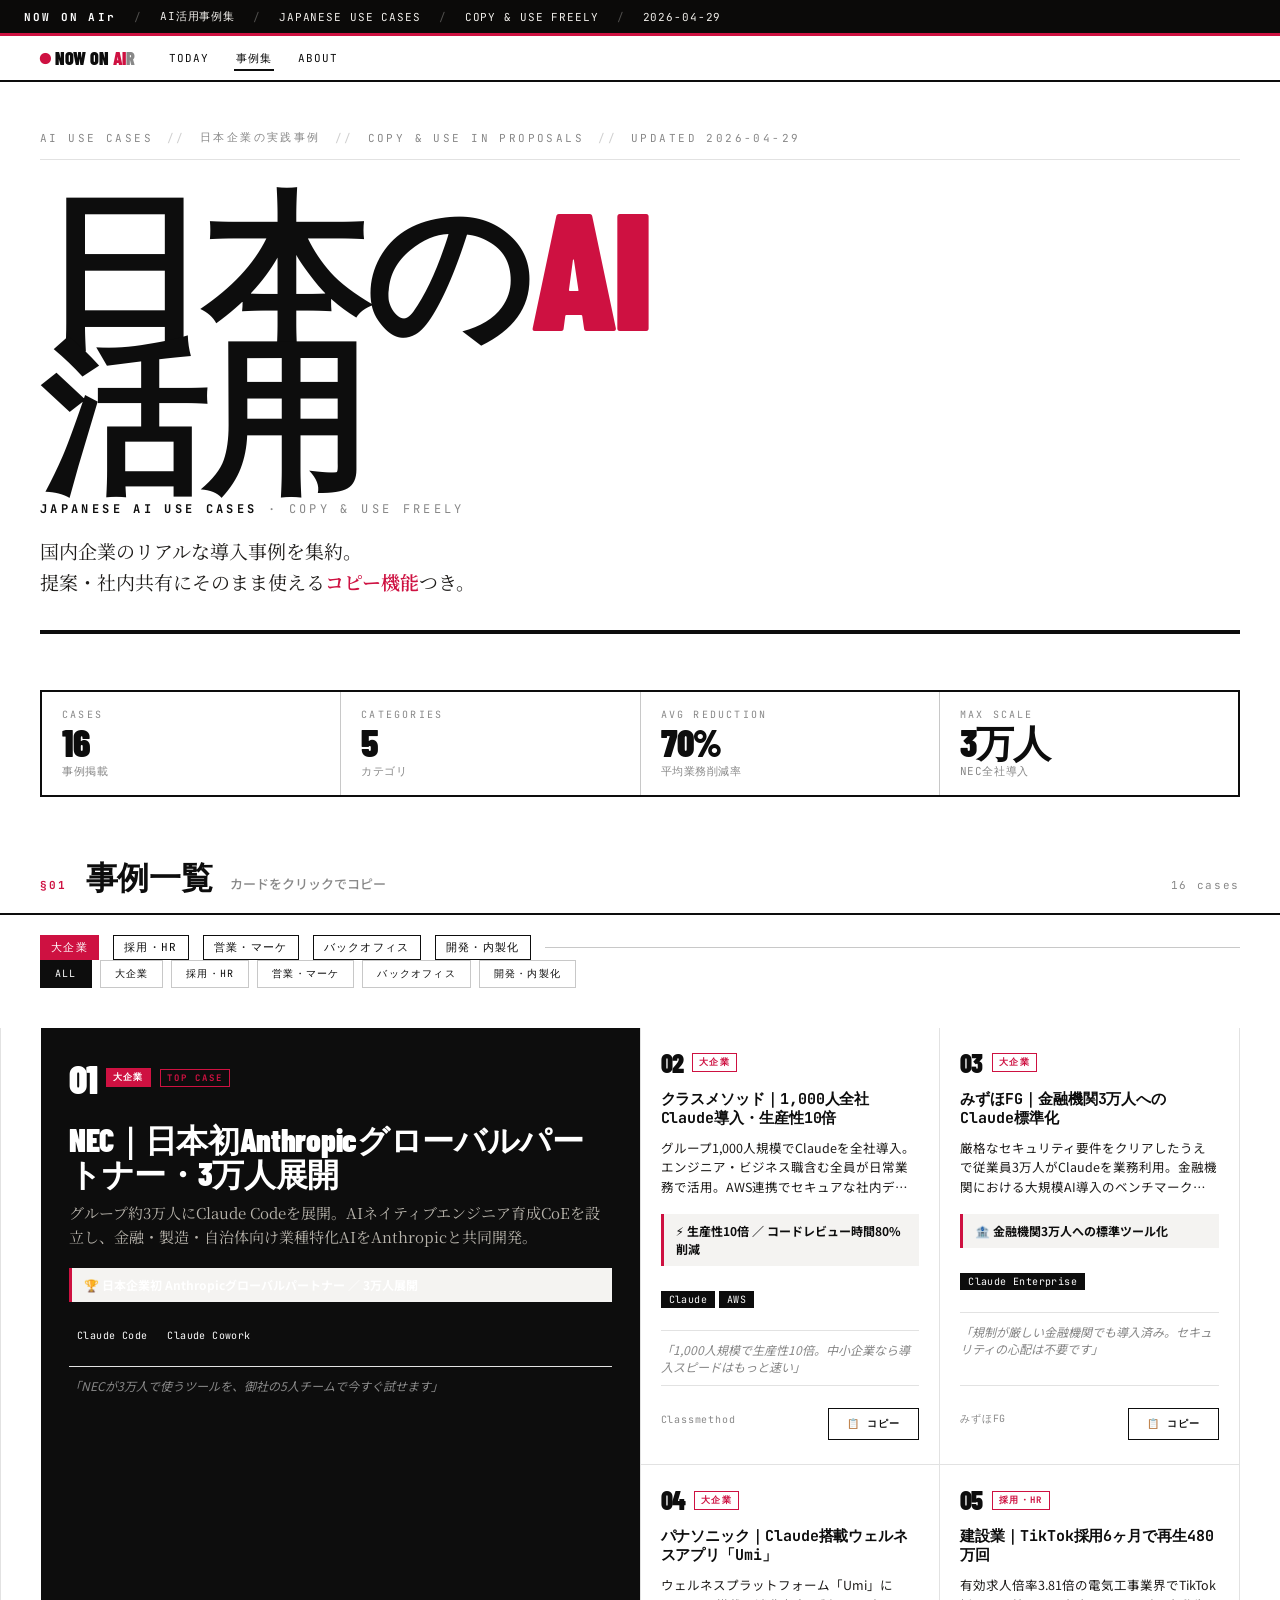
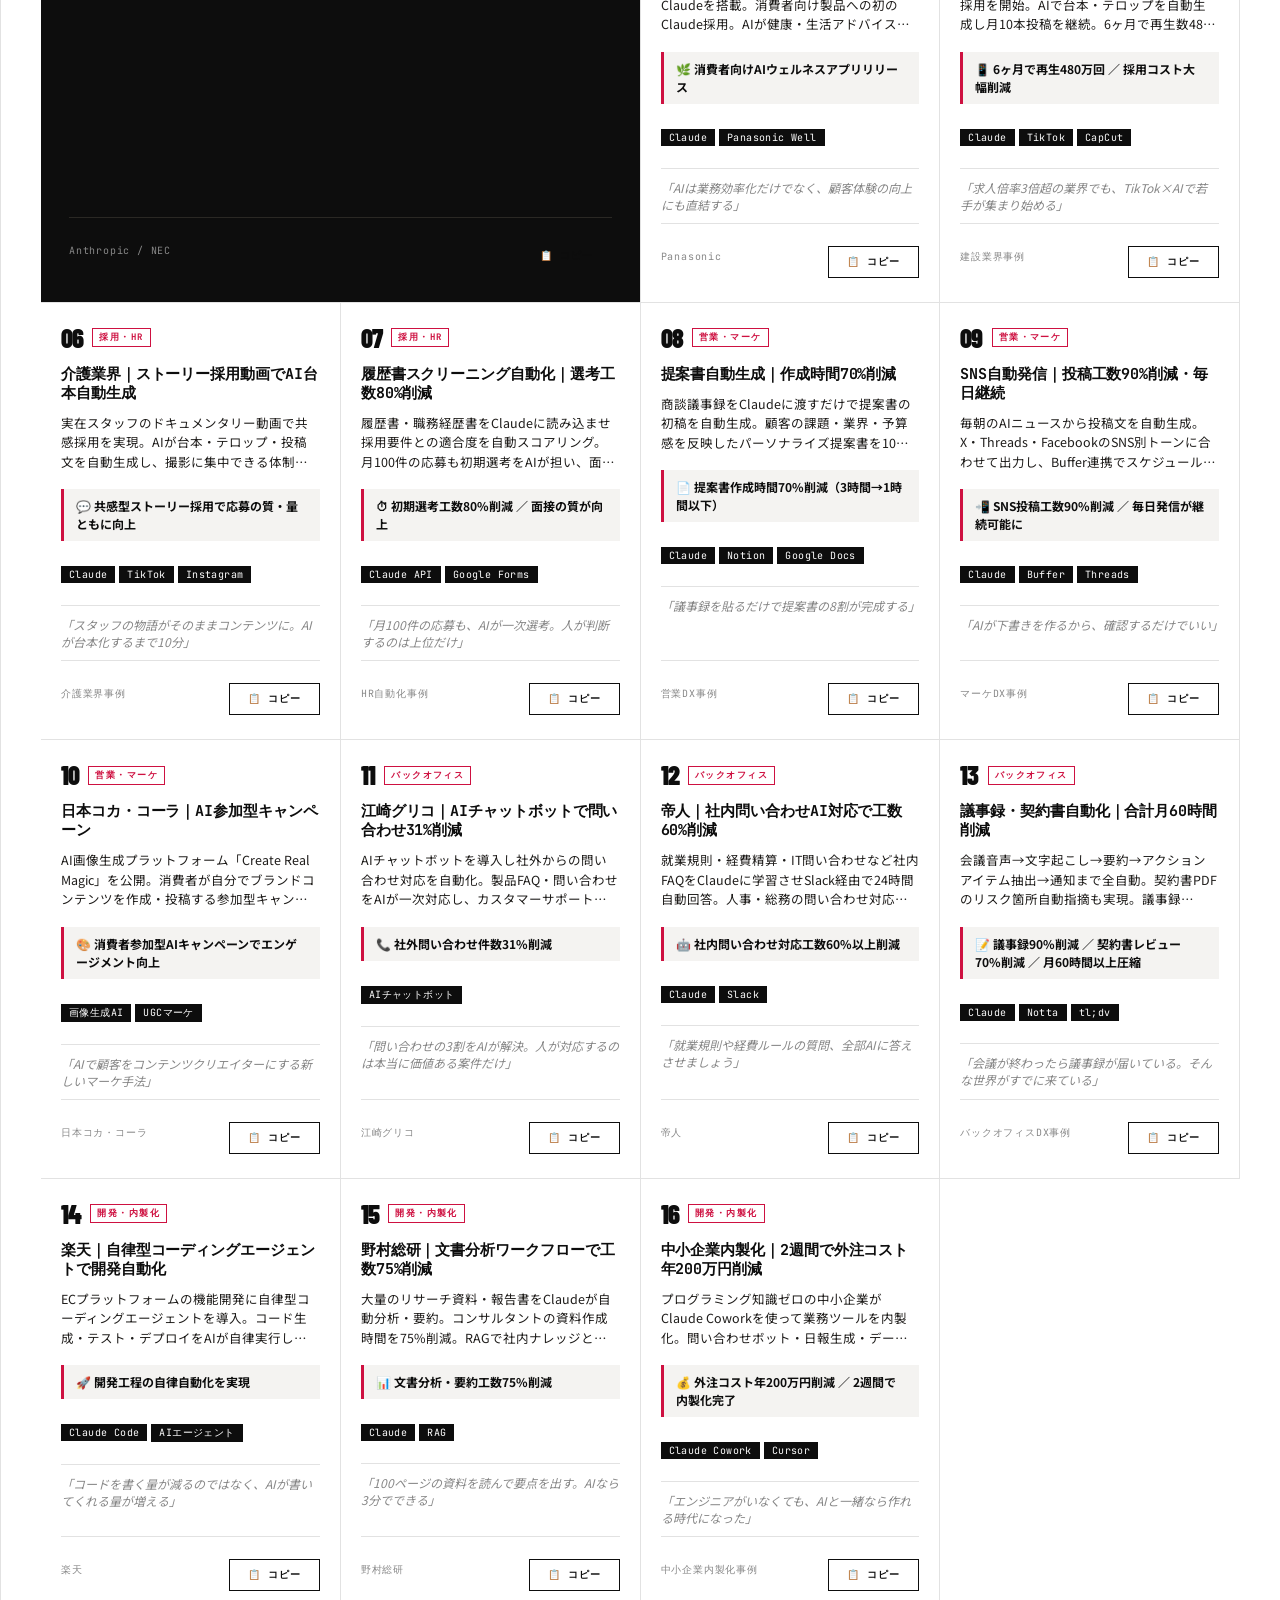
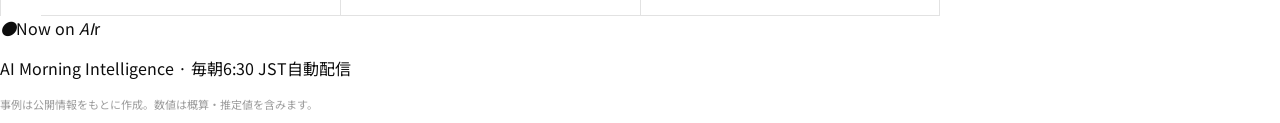
<file: docs/cases.html>
<!DOCTYPE html>
<html lang="ja">
<head>
<meta charset="UTF-8" />
<meta name="viewport" content="width=device-width,initial-scale=1" />
<title>AI活用事例集 — Now on AIr</title>
<link rel="preconnect" href="https://fonts.googleapis.com">
<link rel="preconnect" href="https://fonts.gstatic.com" crossorigin>
<link href="https://fonts.googleapis.com/css2?family=Barlow+Condensed:wght@600;700;800;900&family=JetBrains+Mono:wght@400;500;600;700;800&family=Noto+Sans+JP:wght@400;500;700&family=Noto+Serif+JP:wght@400;600;700&display=swap" rel="stylesheet">
<link rel="stylesheet" href="./assets/vigil.css?v4" />
<style>
.tcard{cursor:pointer;transition:background .15s,box-shadow .2s,transform .18s;}
.tcard:hover{box-shadow:4px 4px 0 var(--red);transform:translate(-2px,-2px);}
.tcard:hover h3{color:var(--red);}
.tcard h3{transition:color .15s;}
.filter-pill{font-family:'JetBrains Mono',monospace;font-size:10px;letter-spacing:.12em;padding:6px 14px;border:1px solid var(--rule-2);background:none;color:var(--ink);cursor:pointer;transition:all .15s;text-transform:uppercase;}
.filter-pill.active{background:var(--ink)!important;color:#fff!important;border-color:var(--ink)!important;}
.filter-pill:not(.active):hover{border-color:var(--red)!important;color:var(--red)!important;}
.copy-btn{font-family:'JetBrains Mono',monospace;font-size:10px;letter-spacing:.1em;font-weight:700;padding:8px 18px;background:none;border:1.5px solid var(--ink);color:var(--ink);cursor:pointer;transition:all .15s;display:inline-block;margin-top:10px;}
.copy-btn:hover{background:var(--ink);color:#fff;}
.copy-btn.copied{background:#22c55e;border-color:#22c55e;color:#fff;}
.case-result{border-left:3px solid var(--red);padding:8px 12px;background:var(--paper-2);font-size:12px;font-weight:700;margin:8px 0;line-height:1.5;}
.tool-tag{font-family:'JetBrains Mono',monospace;font-size:10px;padding:2px 8px;background:var(--ink);color:#fff;margin-right:4px;margin-bottom:4px;display:inline-block;letter-spacing:.04em;}
.case-pitch{font-size:12px;font-style:italic;color:var(--mute);border-top:1px solid var(--rule);padding-top:10px;margin-top:8px;}
</style>
</head>
<body>

<div class="dispatch" data-ticker="off">
  <span class="tick">NOW ON AIr</span>
  <span class="sep">/</span>
  <span>AI活用事例集</span>
  <span class="sep">/</span>
  <span>JAPANESE USE CASES</span>
  <span class="sep">/</span>
  <span>COPY &amp; USE FREELY</span>
  <span class="sep">/</span>
  <span>2026-04-29</span>
</div>

<nav class="main">
  <div class="brand"><em class="dot-r">●</em>Now on <em class="brand-ai">AI</em><span class="brand-r">r</span></div>
  <ul>
    <li><a href="./">TODAY</a></li>
    <li><a href="./cases.html" class="active">事例集</a></li>
    <li><a href="#about">ABOUT</a></li>
  </ul>
</nav>

<div class="hero-wrap">
  <div class="edition-line">
    <span>AI USE CASES</span>
    <span class="sep">//</span>
    <span>日本企業の実践事例</span>
    <span class="sep">//</span>
    <span>COPY &amp; USE IN PROPOSALS</span>
    <span class="sep">//</span>
    <span>UPDATED 2026-04-29</span>
  </div>
  <div class="hero">
    <div class="logo-block">
      <h1>日本の<em class="ai">AI</em>活用</h1>
      <div class="sub"><b>JAPANESE AI USE CASES</b> · COPY &amp; USE FREELY</div>
      <div class="tagline">
        国内企業のリアルな導入事例を集約。<br>
        提案・社内共有にそのまま使える<b>コピー機能</b>つき。
      </div>
    </div>
  </div>
</div>

<div style="max-width:1400px;margin:0 auto;padding:0 40px">
  <div class="stats-row">
    <div class="stat"><div class="k">CASES</div><div class="v">16</div><div class="n">事例掲載</div></div>
    <div class="stat"><div class="k">CATEGORIES</div><div class="v">5</div><div class="n">カテゴリ</div></div>
    <div class="stat"><div class="k">AVG REDUCTION</div><div class="v">70%</div><div class="n">平均業務削減率</div></div>
    <div class="stat"><div class="k">MAX SCALE</div><div class="v">3万人</div><div class="n">NEC全社導入</div></div>
  </div>
</div>

<div class="section-head">
  <span class="kicker">§01</span>
  <h2>事例一覧</h2>
  <span class="jp">カードをクリックでコピー</span>
  <span class="count" id="case-count">16 cases</span>
</div>

<div class="today-strip">
  <span class="pill red">大企業</span><span class="pill">採用・HR</span><span class="pill">営業・マーケ</span><span class="pill">バックオフィス</span><span class="pill">開発・内製化</span>
  <div class="bar"></div>
</div>

<div style="max-width:1400px;margin:0 auto;padding:0 40px 20px;display:flex;gap:8px;flex-wrap:wrap;">
  <button class="filter-pill active" data-cat="ALL">ALL</button>
  <button class="filter-pill" data-cat="大企業">大企業</button>
  <button class="filter-pill" data-cat="採用・HR">採用・HR</button>
  <button class="filter-pill" data-cat="営業・マーケ">営業・マーケ</button>
  <button class="filter-pill" data-cat="バックオフィス">バックオフィス</button>
  <button class="filter-pill" data-cat="開発">開発・内製化</button>
</div>

<div class="today-grid">

  <!-- 大企業 -->
  <div class="tcard lead" data-category="大企業">
    <div class="tl"><span class="n">01</span><span class="cat">大企業</span><span class="top">TOP CASE</span></div>
    <h3>NEC｜日本初Anthropicグローバルパートナー・3万人展開</h3>
    <p class="lede">グループ約3万人にClaude Codeを展開。AIネイティブエンジニア育成CoEを設立し、金融・製造・自治体向け業種特化AIをAnthropicと共同開発。</p>
    <div class="case-result">🏆 日本企業初 Anthropicグローバルパートナー ／ 3万人展開</div>
    <div><span class="tool-tag">Claude Code</span><span class="tool-tag">Claude Cowork</span></div>
    <div class="case-pitch">「NECが3万人で使うツールを、御社の5人チームで今すぐ試せます」</div>
    <div class="foot">
      <span class="src">Anthropic / NEC</span>
      <button class="copy-btn" data-copy="【NEC事例】日本企業初のAnthropicグローバルパートナー。グループ3万人にClaude Codeを展開し、AIネイティブエンジニア育成を加速。金融・製造・自治体向けの業種特化AIをAnthropicと共同開発中。">📋 コピー</button>
    </div>
  </div>

  <div class="tcard" data-category="大企業">
    <div class="tl"><span class="n">02</span><span class="cat">大企業</span></div>
    <h3>クラスメソッド｜1,000人全社Claude導入・生産性10倍</h3>
    <p class="lede">グループ1,000人規模でClaudeを全社導入。エンジニア・ビジネス職含む全員が日常業務で活用。AWS連携でセキュアな社内データアクセスも実現。</p>
    <div class="case-result">⚡ 生産性10倍 ／ コードレビュー時間80%削減</div>
    <div><span class="tool-tag">Claude</span><span class="tool-tag">AWS</span></div>
    <div class="case-pitch">「1,000人規模で生産性10倍。中小企業なら導入スピードはもっと速い」</div>
    <div class="foot">
      <span class="src">Classmethod</span>
      <button class="copy-btn" data-copy="【クラスメソッド事例】1,000人規模でClaude全社導入。生産性10倍・コードレビュー時間80%削減を実現。AWS連携でセキュリティを担保しながら全社展開。">📋 コピー</button>
    </div>
  </div>

  <div class="tcard" data-category="大企業">
    <div class="tl"><span class="n">03</span><span class="cat">大企業</span></div>
    <h3>みずほFG｜金融機関3万人へのClaude標準化</h3>
    <p class="lede">厳格なセキュリティ要件をクリアしたうえで従業員3万人がClaudeを業務利用。金融機関における大規模AI導入のベンチマーク事例。</p>
    <div class="case-result">🏦 金融機関3万人への標準ツール化</div>
    <div><span class="tool-tag">Claude Enterprise</span></div>
    <div class="case-pitch">「規制が厳しい金融機関でも導入済み。セキュリティの心配は不要です」</div>
    <div class="foot">
      <span class="src">みずほFG</span>
      <button class="copy-btn" data-copy="【みずほFG事例】従業員3万人がClaude業務利用。金融機関として厳格なセキュリティ要件をクリアし大規模導入を実現。">📋 コピー</button>
    </div>
  </div>

  <div class="tcard" data-category="大企業">
    <div class="tl"><span class="n">04</span><span class="cat">大企業</span></div>
    <h3>パナソニック｜Claude搭載ウェルネスアプリ「Umi」</h3>
    <p class="lede">ウェルネスプラットフォーム「Umi」にClaudeを搭載。消費者向け製品への初のClaude採用。AIが健康・生活アドバイスをパーソナライズして提供。</p>
    <div class="case-result">🌿 消費者向けAIウェルネスアプリリリース</div>
    <div><span class="tool-tag">Claude</span><span class="tool-tag">Panasonic Well</span></div>
    <div class="case-pitch">「AIは業務効率化だけでなく、顧客体験の向上にも直結する」</div>
    <div class="foot">
      <span class="src">Panasonic</span>
      <button class="copy-btn" data-copy="【パナソニック事例】ウェルネスアプリ「Umi」にClaude搭載。消費者向け製品への初のClaude採用。AIが健康アドバイスをパーソナライズ提供。">📋 コピー</button>
    </div>
  </div>

  <!-- 採用・HR -->
  <div class="tcard" data-category="採用・HR">
    <div class="tl"><span class="n">05</span><span class="cat">採用・HR</span></div>
    <h3>建設業｜TikTok採用6ヶ月で再生480万回</h3>
    <p class="lede">有効求人倍率3.81倍の電気工事業界でTikTok採用を開始。AIで台本・テロップを自動生成し月10本投稿を継続。6ヶ月で再生数480万回を達成。</p>
    <div class="case-result">📱 6ヶ月で再生480万回 ／ 採用コスト大幅削減</div>
    <div><span class="tool-tag">Claude</span><span class="tool-tag">TikTok</span><span class="tool-tag">CapCut</span></div>
    <div class="case-pitch">「求人倍率3倍超の業界でも、TikTok×AIで若手が集まり始める」</div>
    <div class="foot">
      <span class="src">建設業界事例</span>
      <button class="copy-btn" data-copy="【建設業TikTok採用事例】6ヶ月で再生480万回達成。有効求人倍率3.81倍の電気工事業界でTikTok採用を開始。AIで台本・テロップを自動生成し月10本投稿を継続。">📋 コピー</button>
    </div>
  </div>

  <div class="tcard" data-category="採用・HR">
    <div class="tl"><span class="n">06</span><span class="cat">採用・HR</span></div>
    <h3>介護業界｜ストーリー採用動画でAI台本自動生成</h3>
    <p class="lede">実在スタッフのドキュメンタリー動画で共感採用を実現。AIが台本・テロップ・投稿文を自動生成し、撮影に集中できる体制で月10本を2名で運用。</p>
    <div class="case-result">💬 共感型ストーリー採用で応募の質・量ともに向上</div>
    <div><span class="tool-tag">Claude</span><span class="tool-tag">TikTok</span><span class="tool-tag">Instagram</span></div>
    <div class="case-pitch">「スタッフの物語がそのままコンテンツに。AIが台本化するまで10分」</div>
    <div class="foot">
      <span class="src">介護業界事例</span>
      <button class="copy-btn" data-copy="【介護業界採用事例】実在スタッフのドキュメンタリー動画で共感採用を実現。AIが台本・テロップ・投稿文を自動生成。月10本投稿を2名体制で運用。">📋 コピー</button>
    </div>
  </div>

  <div class="tcard" data-category="採用・HR">
    <div class="tl"><span class="n">07</span><span class="cat">採用・HR</span></div>
    <h3>履歴書スクリーニング自動化｜選考工数80%削減</h3>
    <p class="lede">履歴書・職務経歴書をClaudeに読み込ませ採用要件との適合度を自動スコアリング。月100件の応募も初期選考をAIが担い、面接に集中できる体制を実現。</p>
    <div class="case-result">⏱ 初期選考工数80%削減 ／ 面接の質が向上</div>
    <div><span class="tool-tag">Claude API</span><span class="tool-tag">Google Forms</span></div>
    <div class="case-pitch">「月100件の応募も、AIが一次選考。人が判断するのは上位だけ」</div>
    <div class="foot">
      <span class="src">HR自動化事例</span>
      <button class="copy-btn" data-copy="【採用スクリーニング自動化事例】履歴書をClaudeに読み込ませ採用要件との適合度を自動スコアリング。初期選考工数80%削減。採用担当者が面接・関係構築に集中できる体制を実現。">📋 コピー</button>
    </div>
  </div>

  <!-- 営業・マーケ -->
  <div class="tcard" data-category="営業・マーケ">
    <div class="tl"><span class="n">08</span><span class="cat">営業・マーケ</span></div>
    <h3>提案書自動生成｜作成時間70%削減</h3>
    <p class="lede">商談議事録をClaudeに渡すだけで提案書の初稿を自動生成。顧客の課題・業界・予算感を反映したパーソナライズ提案書を10分で作成。</p>
    <div class="case-result">📄 提案書作成時間70%削減（3時間→1時間以下）</div>
    <div><span class="tool-tag">Claude</span><span class="tool-tag">Notion</span><span class="tool-tag">Google Docs</span></div>
    <div class="case-pitch">「議事録を貼るだけで提案書の8割が完成する」</div>
    <div class="foot">
      <span class="src">営業DX事例</span>
      <button class="copy-btn" data-copy="【提案書自動生成事例】商談議事録をClaudeに渡すだけで提案書の初稿を自動生成。顧客の課題・業界・予算感を反映したパーソナライズ提案書を10分で作成。提案書作成時間70%削減。">📋 コピー</button>
    </div>
  </div>

  <div class="tcard" data-category="営業・マーケ">
    <div class="tl"><span class="n">09</span><span class="cat">営業・マーケ</span></div>
    <h3>SNS自動発信｜投稿工数90%削減・毎日継続</h3>
    <p class="lede">毎朝のAIニュースから投稿文を自動生成。X・Threads・FacebookのSNS別トーンに合わせて出力し、Buffer連携でスケジュール投稿まで全自動化。</p>
    <div class="case-result">📲 SNS投稿工数90%削減 ／ 毎日発信が継続可能に</div>
    <div><span class="tool-tag">Claude</span><span class="tool-tag">Buffer</span><span class="tool-tag">Threads</span></div>
    <div class="case-pitch">「AIが下書きを作るから、確認するだけでいい」</div>
    <div class="foot">
      <span class="src">マーケDX事例</span>
      <button class="copy-btn" data-copy="【SNS自動発信事例】AIニュースから投稿文を自動生成。X・Threads・Facebookのトーン別に出力しBuffer連携で全自動化。コンテンツマーケ工数を月20時間から2時間に削減し毎日発信を継続。">📋 コピー</button>
    </div>
  </div>

  <div class="tcard" data-category="営業・マーケ">
    <div class="tl"><span class="n">10</span><span class="cat">営業・マーケ</span></div>
    <h3>日本コカ・コーラ｜AI参加型キャンペーン</h3>
    <p class="lede">AI画像生成プラットフォーム「Create Real Magic」を公開。消費者が自分でブランドコンテンツを作成・投稿する参加型キャンペーンでUGC創出とエンゲージメント向上を実現。</p>
    <div class="case-result">🎨 消費者参加型AIキャンペーンでエンゲージメント向上</div>
    <div><span class="tool-tag">画像生成AI</span><span class="tool-tag">UGCマーケ</span></div>
    <div class="case-pitch">「AIで顧客をコンテンツクリエイターにする新しいマーケ手法」</div>
    <div class="foot">
      <span class="src">日本コカ・コーラ</span>
      <button class="copy-btn" data-copy="【日本コカ・コーラ事例】AI画像生成「Create Real Magic」で消費者参加型キャンペーン展開。UGC創出とエンゲージメント向上を実現した新しいAIマーケティング手法。">📋 コピー</button>
    </div>
  </div>

  <!-- バックオフィス -->
  <div class="tcard" data-category="バックオフィス">
    <div class="tl"><span class="n">11</span><span class="cat">バックオフィス</span></div>
    <h3>江崎グリコ｜AIチャットボットで問い合わせ31%削減</h3>
    <p class="lede">AIチャットボットを導入し社外からの問い合わせ対応を自動化。製品FAQ・問い合わせをAIが一次対応し、カスタマーサポートの負荷を大幅に削減。</p>
    <div class="case-result">📞 社外問い合わせ件数31%削減</div>
    <div><span class="tool-tag">AIチャットボット</span></div>
    <div class="case-pitch">「問い合わせの3割をAIが解決。人が対応するのは本当に価値ある案件だけ」</div>
    <div class="foot">
      <span class="src">江崎グリコ</span>
      <button class="copy-btn" data-copy="【江崎グリコ事例】AIチャットボット導入で社外問い合わせ件数を31%削減。製品FAQ・問い合わせのAI一次対応でカスタマーサポートの工数を大幅削減。">📋 コピー</button>
    </div>
  </div>

  <div class="tcard" data-category="バックオフィス">
    <div class="tl"><span class="n">12</span><span class="cat">バックオフィス</span></div>
    <h3>帝人｜社内問い合わせAI対応で工数60%削減</h3>
    <p class="lede">就業規則・経費精算・IT問い合わせなど社内FAQをClaudeに学習させSlack経由で24時間自動回答。人事・総務の問い合わせ対応工数を60%以上削減。</p>
    <div class="case-result">🤖 社内問い合わせ対応工数60%以上削減</div>
    <div><span class="tool-tag">Claude</span><span class="tool-tag">Slack</span></div>
    <div class="case-pitch">「就業規則や経費ルールの質問、全部AIに答えさせましょう」</div>
    <div class="foot">
      <span class="src">帝人</span>
      <button class="copy-btn" data-copy="【帝人事例】社内FAQをClaudeに学習させSlack経由で24時間自動回答。就業規則・経費精算・IT問い合わせをAIが対応し、人事・総務の問い合わせ工数を60%以上削減。">📋 コピー</button>
    </div>
  </div>

  <div class="tcard" data-category="バックオフィス">
    <div class="tl"><span class="n">13</span><span class="cat">バックオフィス</span></div>
    <h3>議事録・契約書自動化｜合計月60時間削減</h3>
    <p class="lede">会議音声→文字起こし→要約→アクションアイテム抽出→通知まで全自動。契約書PDFのリスク箇所自動指摘も実現。議事録90%・契約書レビュー70%削減。</p>
    <div class="case-result">📝 議事録90%削減 ／ 契約書レビュー70%削減 ／ 月60時間以上圧縮</div>
    <div><span class="tool-tag">Claude</span><span class="tool-tag">Notta</span><span class="tool-tag">tl;dv</span></div>
    <div class="case-pitch">「会議が終わったら議事録が届いている。そんな世界がすでに来ている」</div>
    <div class="foot">
      <span class="src">バックオフィスDX事例</span>
      <button class="copy-btn" data-copy="【議事録・契約書自動化事例】会議音声→文字起こし→要約→アクションアイテム抽出→通知まで全自動。契約書PDFのリスク箇所自動指摘も実現。議事録作成90%・契約書レビュー70%の工数削減。">📋 コピー</button>
    </div>
  </div>

  <!-- 開発・内製化 -->
  <div class="tcard" data-category="開発">
    <div class="tl"><span class="n">14</span><span class="cat">開発・内製化</span></div>
    <h3>楽天｜自律型コーディングエージェントで開発自動化</h3>
    <p class="lede">ECプラットフォームの機能開発に自律型コーディングエージェントを導入。コード生成・テスト・デプロイをAIが自律実行し、開発工程を大幅に自動化。</p>
    <div class="case-result">🚀 開発工程の自律自動化を実現</div>
    <div><span class="tool-tag">Claude Code</span><span class="tool-tag">AIエージェント</span></div>
    <div class="case-pitch">「コードを書く量が減るのではなく、AIが書いてくれる量が増える」</div>
    <div class="foot">
      <span class="src">楽天</span>
      <button class="copy-btn" data-copy="【楽天事例】ECプラットフォーム開発に自律型AIコーディングエージェントを導入。コード生成・テスト・デプロイをAIが自律実行し開発工程を自動化。Claude Codeを活用。">📋 コピー</button>
    </div>
  </div>

  <div class="tcard" data-category="開発">
    <div class="tl"><span class="n">15</span><span class="cat">開発・内製化</span></div>
    <h3>野村総研｜文書分析ワークフローで工数75%削減</h3>
    <p class="lede">大量のリサーチ資料・報告書をClaudeが自動分析・要約。コンサルタントの資料作成時間を75%削減。RAGで社内ナレッジと連携し分析の質・速度も向上。</p>
    <div class="case-result">📊 文書分析・要約工数75%削減</div>
    <div><span class="tool-tag">Claude</span><span class="tool-tag">RAG</span></div>
    <div class="case-pitch">「100ページの資料を読んで要点を出す。AIなら3分でできる」</div>
    <div class="foot">
      <span class="src">野村総研</span>
      <button class="copy-btn" data-copy="【野村総研事例】大量のリサーチ資料・報告書をClaudeが自動分析・要約。コンサルタントの資料作成時間を75%削減。RAGで社内ナレッジと連携し分析の質・速度を向上。">📋 コピー</button>
    </div>
  </div>

  <div class="tcard" data-category="開発">
    <div class="tl"><span class="n">16</span><span class="cat">開発・内製化</span></div>
    <h3>中小企業内製化｜2週間で外注コスト年200万円削減</h3>
    <p class="lede">プログラミング知識ゼロの中小企業がClaude Coworkを使って業務ツールを内製化。問い合わせボット・日報生成・データ集計を2週間で構築し外注コストを年200万円削減。</p>
    <div class="case-result">💰 外注コスト年200万円削減 ／ 2週間で内製化完了</div>
    <div><span class="tool-tag">Claude Cowork</span><span class="tool-tag">Cursor</span></div>
    <div class="case-pitch">「エンジニアがいなくても、AIと一緒なら作れる時代になった」</div>
    <div class="foot">
      <span class="src">中小企業内製化事例</span>
      <button class="copy-btn" data-copy="【中小企業内製化事例】プログラミング知識ゼロでClaude Coworkを使い業務ツールを内製化。問い合わせ対応ボット・日報自動生成・データ集計を2週間で構築。外注コスト年200万円削減を実現。">📋 コピー</button>
    </div>
  </div>

</div>

<footer class="site-footer">
  <div class="footer-brand"><em class="dot-r">●</em>Now on <em class="brand-ai">AI</em><span class="brand-r">r</span></div>
  <p class="footer-copy">AI Morning Intelligence · 毎朝6:30 JST自動配信</p>
  <p class="footer-copy" style="margin-top:4px;font-size:11px;opacity:.4;">事例は公開情報をもとに作成。数値は概算・推定値を含みます。</p>
</footer>

<script>
(function(){
  /* filter */
  document.querySelectorAll('.filter-pill').forEach(function(pill){
    pill.addEventListener('click',function(){
      var cat=pill.dataset.cat;
      document.querySelectorAll('.filter-pill').forEach(function(p){p.classList.remove('active');});
      pill.classList.add('active');
      var count=0;
      document.querySelectorAll('.tcard').forEach(function(c){
        var show=cat==='ALL'||c.dataset.category===cat;
        c.style.opacity=show?'1':'.15';
        c.style.pointerEvents=show?'':'none';
        c.style.transform=show?'':'scale(.97)';
        if(show)count++;
      });
      document.getElementById('case-count').textContent=count+' cases';
    });
  });

  /* copy */
  document.querySelectorAll('.copy-btn').forEach(function(btn){
    btn.addEventListener('click',function(e){
      e.stopPropagation();
      navigator.clipboard.writeText(btn.dataset.copy).then(function(){
        btn.textContent='✅ コピーしました';
        btn.classList.add('copied');
        setTimeout(function(){btn.textContent='📋 コピー';btn.classList.remove('copied');},2000);
      });
    });
  });
})();
</script>
</body>
</html>
</file>
<file: docs/assets/vigil.css>
/* =============================================================
 * Now on AIr · AI Morning Intelligence
 * Stylesheet · v2.0 · 2026-04-28
 * -----------------------------------------------------------
 * Jordan Brand Chicago colorway — white / black / #CE1141
 * Barlow Condensed × JetBrains Mono × Noto Serif JP
 *
 * DOM COMPONENTS EXPECTED
 *   .dispatch                  — top black status bar
 *   nav.main                   — sticky navigation
 *   .hero-wrap > .hero         — masthead w/ logo + today CTA
 *     .logo-block h1           — wordmark: NOW ON AIr
 *     .today-cta (a)           — black CTA block
 *   .stats-row                 — KPI bar
 *   .section-head              — section heading
 *   .today-strip               — pills row
 *   .today-grid > .tcard(.lead)— today's item cards
 *   .archive > .archive-list > .arow(.today)
 *   .about .card-about + .about .sources
 *   .colophon                  — footer
 * =============================================================
 */

:root {
  --paper:    #FFFFFF;
  --paper-2:  #F4F3F1;
  --ink:      #0D0D0D;
  --ink-2:    #1E1C1A;
  --mute:     #888888;
  --rule:     #E2E2E2;
  --rule-2:   #C8C8C8;
  --red:      #CE1141;     /* Jordan Chicago red */
  --red-2:    #A30D34;     /* dark hover */
  --mono:     'JetBrains Mono', ui-monospace, SFMono-Regular, monospace;
  --sans:     'Noto Sans JP', system-ui, -apple-system, sans-serif;
  --serif:    'Noto Serif JP', 'Times New Roman', serif;
  --display:  'Barlow Condensed', 'JetBrains Mono', ui-monospace, monospace;
}

* { box-sizing: border-box; }
html, body { margin: 0; padding: 0; background: var(--paper); color: var(--ink); font-family: var(--sans); }
body { -webkit-font-smoothing: antialiased; }
a { color: inherit; text-decoration: none; }
button { font-family: inherit; }


/* ============================================================
   DISPATCH BAR
   ============================================================ */
.dispatch {
  background: #0B0A09;
  color: #F0EEEA;
  font-family: var(--mono);
  font-size: 11px;
  letter-spacing: 0.08em;
  padding: 9px 24px;
  display: flex;
  gap: 18px;
  align-items: center;
  overflow: hidden;
  white-space: nowrap;
  border-bottom: 3px solid var(--red);
}
.dispatch .sep     { opacity: .3; }
.dispatch .tick    { font-weight: 700; letter-spacing: .2em; color: #fff; }
.dispatch .live    { display: inline-flex; align-items: center; gap: 6px; color: var(--red); font-weight: 600; }
.dispatch .dot     { width: 7px; height: 7px; border-radius: 50%; background: var(--red); box-shadow: 0 0 8px rgba(206,17,65,.9); animation: pulse 1.6s infinite; }
@keyframes pulse   { 0%,100%{opacity:1} 50%{opacity:.25} }
.dispatch .right   { margin-left: auto; display: flex; gap: 18px; align-items: center; }
.dispatch .right .jst b { letter-spacing: .1em; color: #fff; }


/* ============================================================
   NAV
   ============================================================ */
nav.main {
  border-bottom: 2px solid var(--ink);
  padding: 13px 40px;
  display: flex;
  align-items: center;
  gap: 32px;
  background: var(--paper);
  position: sticky;
  top: 0;
  z-index: 50;
}
nav.main .brand {
  font-family: var(--display);
  font-weight: 900;
  letter-spacing: -.01em;
  font-size: 18px;
  text-transform: uppercase;
  line-height: 1;
}
nav.main .brand .dot-r  { font-style: normal; color: var(--red); margin-right: 4px; }
nav.main .brand .brand-ai { color: var(--red); font-style: normal; }
nav.main .brand .brand-r  { color: var(--mute); }

nav.main ul {
  display: flex;
  gap: 22px;
  list-style: none;
  margin: 0;
  padding: 0;
  font-family: var(--mono);
  font-size: 11px;
  letter-spacing: .1em;
}
nav.main ul a { padding: 4px 2px; border-bottom: 2px solid transparent; }
nav.main ul a.active { border-color: var(--ink); }
nav.main ul a:hover  { border-color: var(--red); color: var(--red); }
nav.main .subscribe {
  margin-left: auto;
  font-family: var(--mono);
  font-size: 11px;
  letter-spacing: .1em;
  padding: 8px 16px;
  background: var(--red);
  color: #fff;
  border: none;
  cursor: pointer;
  font-weight: 600;
  transition: background .15s;
}
nav.main .subscribe:hover { background: var(--ink); }


/* ============================================================
   HERO
   ============================================================ */
.hero-wrap {
  max-width: 1400px;
  margin: 0 auto;
  padding: 48px 40px 32px;
}
.edition-line {
  font-family: var(--mono);
  font-size: 11px;
  letter-spacing: .22em;
  color: var(--mute);
  display: flex;
  gap: 14px;
  align-items: center;
  padding-bottom: 14px;
  border-bottom: 1px solid var(--rule);
  margin-bottom: 32px;
}
.edition-line .sep { opacity: .4; }

.hero {
  display: grid;
  grid-template-columns: 1.3fr .85fr;
  gap: 48px;
  align-items: end;
  padding-bottom: 32px;
  border-bottom: 4px solid var(--ink);
}

/* Wordmark */
.hero .logo-block h1 {
  font-family: var(--display);
  font-weight: 900;
  font-size: clamp(80px, 13vw, 210px);
  letter-spacing: -.025em;
  line-height: .88;
  margin: 0;
  color: var(--ink);
}
.hero .logo-block h1 .ai  { color: var(--red); font-style: normal; }
.hero .logo-block h1 .r   { color: var(--mute); }
.hero .logo-block .sub {
  font-family: var(--mono);
  font-size: 12px;
  letter-spacing: .28em;
  color: var(--mute);
  margin-top: 16px;
  text-transform: uppercase;
}
.hero .logo-block .sub b { color: var(--ink); }
.hero .logo-block .tagline {
  font-family: var(--serif);
  font-size: 19px;
  line-height: 1.65;
  margin-top: 18px;
  max-width: 520px;
  color: var(--ink-2);
}
.hero .logo-block .tagline b { color: var(--red); font-weight: 600; }

/* Today CTA card */
.hero .today-cta {
  background: var(--ink);
  color: var(--paper);
  padding: 28px 30px;
  display: flex;
  flex-direction: column;
  gap: 18px;
  position: relative;
  overflow: hidden;
  transition: box-shadow .2s;
}
.hero .today-cta:hover { box-shadow: 8px 8px 0 var(--red); }
.hero .today-cta::after {
  content: "";
  position: absolute;
  right: -60px; top: -60px;
  width: 220px; height: 220px;
  border-radius: 50%;
  background: radial-gradient(closest-side, rgba(206,17,65,.5), transparent 70%);
  pointer-events: none;
}
.hero .today-cta .ctop {
  font-family: var(--mono);
  font-size: 11px;
  letter-spacing: .22em;
  display: flex;
  justify-content: space-between;
  align-items: center;
  color: #888;
}
.hero .today-cta .ctop b { color: var(--red); }
.hero .today-cta h2 {
  font-family: var(--display);
  font-weight: 900;
  font-size: 76px;
  letter-spacing: -.03em;
  margin: 0;
  line-height: .92;
}
.hero .today-cta h2 .issue {
  display: block;
  font-family: var(--mono);
  font-size: 13px;
  letter-spacing: .18em;
  color: #777;
  font-weight: 500;
  margin-top: 10px;
}
.hero .today-cta .headline {
  font-family: var(--serif);
  font-size: 17px;
  line-height: 1.55;
  border-top: 1px solid #2A2824;
  padding-top: 16px;
  color: #C0BDB8;
}
.hero .today-cta .headline em { font-style: normal; color: var(--red); }
.hero .today-cta .gotoday {
  font-family: var(--mono);
  font-size: 12px;
  letter-spacing: .14em;
  font-weight: 700;
  display: inline-flex;
  align-items: center;
  gap: 10px;
  background: var(--red);
  color: #fff;
  padding: 13px 18px;
  align-self: flex-start;
  transition: background .15s, transform .15s;
}
.hero .today-cta .gotoday:hover { background: #fff; color: var(--ink); transform: translateX(4px); }
.hero .today-cta .meta-grid {
  display: grid;
  grid-template-columns: 1fr 1fr 1fr;
  border-top: 1px solid #2A2824;
  padding-top: 14px;
  gap: 14px;
  font-family: var(--mono);
}
.hero .today-cta .meta-grid .k { font-size: 10px; letter-spacing: .18em; color: #777; }
.hero .today-cta .meta-grid .v { font-size: 20px; font-weight: 700; margin-top: 3px; }
.hero .today-cta .meta-grid .v em { color: var(--red); font-style: normal; }


/* ============================================================
   STATS ROW
   ============================================================ */
.stats-row {
  display: flex;
  gap: 0;
  margin-top: 24px;
  border: 2px solid var(--ink);
}
.stats-row .stat {
  flex: 1;
  padding: 16px 20px;
  border-right: 1px solid var(--rule-2);
  font-family: var(--mono);
  transition: background .15s;
}
.stats-row .stat:hover { background: var(--paper-2); }
.stats-row .stat:last-child { border-right: none; }
.stats-row .stat .k { font-size: 10px; letter-spacing: .22em; color: var(--mute); }
.stats-row .stat .v {
  font-family: var(--display);
  font-size: 38px;
  font-weight: 900;
  letter-spacing: -.02em;
  margin-top: 2px;
  line-height: 1;
}
.stats-row .stat .n { font-size: 11px; color: var(--mute); margin-top: 3px; letter-spacing: .05em; }


/* ============================================================
   SECTION HEAD
   ============================================================ */
.section-head {
  max-width: 1400px;
  margin: 60px auto 0;
  padding: 0 40px;
  display: flex;
  align-items: baseline;
  gap: 18px;
  border-bottom: 2px solid var(--ink);
  padding-bottom: 12px;
}
.section-head .kicker {
  font-family: var(--mono);
  font-size: 11px;
  font-weight: 700;
  letter-spacing: .2em;
  color: var(--red);
}
.section-head h2 {
  font-family: var(--display);
  font-size: 32px;
  font-weight: 900;
  letter-spacing: -.01em;
  margin: 0;
  text-transform: uppercase;
}
.section-head .jp { font-family: var(--sans); font-size: 13px; color: var(--mute); font-weight: 500; }
.section-head .count { margin-left: auto; font-family: var(--mono); font-size: 11px; letter-spacing: .15em; color: var(--mute); }
.section-head .morelink {
  font-family: var(--mono);
  font-size: 11px;
  letter-spacing: .12em;
  color: var(--ink);
  padding-bottom: 2px;
  border-bottom: 2px solid var(--ink);
  margin-left: 18px;
  transition: color .15s, border-color .15s;
}
.section-head .morelink:hover { color: var(--red); border-color: var(--red); }


/* ============================================================
   TODAY STRIP (pills bar)
   ============================================================ */
.today-strip {
  max-width: 1400px;
  margin: 20px auto 0;
  padding: 0 40px;
  display: flex;
  align-items: center;
  gap: 14px;
  font-family: var(--mono);
  font-size: 11px;
  letter-spacing: .12em;
  color: var(--mute);
}
.today-strip .pill {
  border: 1px solid var(--ink);
  padding: 4px 10px;
  color: var(--ink);
}
.today-strip .pill.red { background: var(--red); color: #fff; border-color: var(--red); }
.today-strip .bar { flex: 1; height: 1px; background: var(--rule-2); }


/* ============================================================
   TODAY CARDS
   ============================================================ */
.today-grid {
  max-width: 1400px;
  margin: 20px auto 0;
  padding: 0 40px;
  display: grid;
  grid-template-columns: repeat(4, 1fr);
  gap: 0;
  border-left: 1px solid var(--rule);
}
.tcard {
  padding: 22px 20px 24px;
  border-right: 1px solid var(--rule);
  border-bottom: 1px solid var(--rule);
  display: flex;
  flex-direction: column;
  gap: 10px;
  position: relative;
  background: var(--paper);
  transition: background .15s, box-shadow .2s, transform .2s;
  min-height: 260px;
  overflow: hidden;
}
/* Red slash accent on left edge */
.tcard::before {
  content: "";
  position: absolute;
  left: 0; top: 0;
  width: 3px; height: 0;
  background: var(--red);
  transition: height .25s;
}
.tcard:hover::before { height: 100%; }
.tcard:hover { background: var(--paper-2); }

.tcard .tl { display: flex; align-items: center; gap: 9px; }
.tcard .tl .n {
  font-family: var(--display);
  font-weight: 900;
  font-size: 26px;
  letter-spacing: -.03em;
  line-height: 1;
}
.tcard .tl .cat {
  font-family: var(--mono);
  font-size: 9px;
  letter-spacing: .16em;
  color: var(--red);
  font-weight: 700;
  padding: 2px 6px;
  border: 1px solid var(--red);
}
.tcard h3 {
  font-family: var(--mono);
  font-size: 15px;
  font-weight: 700;
  line-height: 1.28;
  letter-spacing: -.005em;
  margin: 4px 0 0;
  transition: color .15s;
}
.tcard:hover h3 { color: var(--red); }
.tcard .lede {
  font-size: 12.5px;
  line-height: 1.55;
  color: var(--ink-2);
  margin: 0;
  display: -webkit-box;
  -webkit-line-clamp: 3;
  -webkit-box-orient: vertical;
  overflow: hidden;
}
.tcard .foot {
  margin-top: auto;
  padding-top: 12px;
  border-top: 1px solid var(--rule);
  display: flex;
  align-items: center;
  gap: 10px;
  font-family: var(--mono);
  font-size: 10px;
  letter-spacing: .08em;
  color: var(--mute);
}
.tcard .foot .src { flex: 1; white-space: nowrap; overflow: hidden; text-overflow: ellipsis; }
.tcard .foot .go  { color: var(--ink); font-weight: 700; transition: color .15s; }
.tcard .foot .go:hover { color: var(--red); }

/* ── Lead card (2×2) ── */
.tcard.lead {
  grid-column: span 2;
  grid-row: span 2;
  background: var(--ink);
  color: var(--paper);
  padding: 30px 28px;
  min-height: 0;
}
.tcard.lead::before { background: var(--red); }
.tcard.lead:hover   { background: #161412; }
.tcard.lead .tl .n { color: var(--paper); font-size: 40px; }
.tcard.lead .tl .cat { background: var(--red); color: #fff; border-color: var(--red); }
.tcard.lead .tl .top {
  font-family: var(--mono);
  font-size: 9px;
  letter-spacing: .22em;
  color: var(--red);
  font-weight: 700;
  border: 1px solid var(--red);
  padding: 2px 6px;
}
.tcard.lead h3 {
  font-family: var(--display);
  font-size: 32px;
  font-weight: 900;
  line-height: 1.08;
  letter-spacing: -.01em;
  margin-top: 14px;
  color: var(--paper);
}
.tcard.lead:hover h3 { color: #fff; }
.tcard.lead .lede {
  font-family: var(--serif);
  color: #B8B4AC;
  font-size: 15px;
  line-height: 1.65;
  -webkit-line-clamp: unset;
}
.tcard.lead .slide {
  aspect-ratio: 16/9;
  background: #0B0A09;
  margin-top: 12px;
  position: relative;
  overflow: hidden;
  border: 1px solid #2A2824;
}
.tcard.lead .slide::before {
  content: "";
  position: absolute; inset: 0;
  background:
    linear-gradient(90deg, transparent 0 calc(100% - 1px), rgba(247,245,242,.06) calc(100% - 1px) 100%) 0 0/8.3333% 100%,
    linear-gradient(0deg, transparent 0 calc(100% - 1px), rgba(247,245,242,.06) calc(100% - 1px) 100%) 0 0/100% 8.3333%;
}
.tcard.lead .slide::after {
  content: "";
  position: absolute; right: -80px; bottom: -80px;
  width: 280px; height: 280px;
  border-radius: 50%;
  background: radial-gradient(closest-side, rgba(206,17,65,.5), transparent 70%);
}
.tcard.lead .slide .sl-inner {
  position: absolute; inset: 0;
  padding: 22px;
  display: flex; flex-direction: column; justify-content: space-between;
}
.tcard.lead .slide .sl-inner .chip { font-family: var(--mono); font-size: 10px; letter-spacing: .2em; color: #A8A196; }
.tcard.lead .slide .sl-inner .chip b { color: var(--red); }
.tcard.lead .slide .sl-inner .bigt {
  font-family: var(--display);
  font-weight: 900;
  font-size: 38px;
  line-height: 1.02;
  letter-spacing: -.02em;
  color: #F7F5F2;
  text-transform: uppercase;
}
.tcard.lead .slide .sl-inner .bigt em { color: var(--red); font-style: normal; }
.tcard.lead .slide .sl-inner .meta { font-family: var(--mono); font-size: 10px; letter-spacing: .15em; color: #A8A196; opacity: .7; }
.tcard.lead .foot { border-top-color: #2A2824; color: #888; }
.tcard.lead .foot .go { color: var(--paper); }


/* ============================================================
   ARCHIVE TIMELINE
   ============================================================ */
.archive {
  max-width: 1400px;
  margin: 22px auto 0;
  padding: 0 40px 40px;
}
.archive-list {
  display: flex;
  flex-direction: column;
  border-top: 1px solid var(--rule);
}
.arow {
  display: grid;
  grid-template-columns: 160px 1fr 80px 140px 24px;
  gap: 22px;
  align-items: center;
  padding: 18px 0;
  border-bottom: 1px solid var(--rule);
  cursor: pointer;
  transition: background .15s, padding-left .15s;
  position: relative;
}
.arow::before {
  content: "";
  position: absolute;
  left: 0; top: 0;
  width: 0; height: 100%;
  background: var(--red);
  transition: width .2s;
}
.arow:hover::before { width: 3px; }
.arow:hover { background: var(--paper-2); padding-left: 12px; }
.arow.today { background: #FFF0F3; }
.arow.today:hover { background: #FFE6EB; }
.arow .dt {
  font-family: var(--display);
  font-weight: 700;
  font-size: 14px;
  letter-spacing: -.01em;
  display: flex;
  align-items: baseline;
  gap: 8px;
}
.arow .dt .day  { font-size: 28px; font-weight: 900; letter-spacing: -.03em; }
.arow .dt .wd   { color: var(--mute); font-family: var(--mono); font-size: 11px; letter-spacing: .15em; }
.arow .head {
  font-family: var(--mono);
  font-size: 14px;
  font-weight: 600;
  line-height: 1.4;
  display: -webkit-box;
  -webkit-line-clamp: 1;
  -webkit-box-orient: vertical;
  overflow: hidden;
}
.arow .head em { color: var(--red); font-style: normal; }
.arow .items { font-family: var(--mono); font-size: 12px; letter-spacing: .06em; color: var(--mute); text-align: right; }
.arow .items b {
  font-family: var(--display);
  color: var(--ink);
  font-size: 22px;
  font-weight: 900;
  letter-spacing: -.02em;
}
.arow .tags {
  font-family: var(--mono);
  font-size: 10px;
  letter-spacing: .08em;
  color: var(--mute);
  display: flex;
  gap: 6px;
  flex-wrap: wrap;
  justify-content: flex-end;
}
.arow .tags span { border: 1px solid var(--rule-2); padding: 2px 6px; }
.arow .arr { font-family: var(--mono); color: var(--mute); text-align: right; transition: color .15s; }
.arow:hover .arr { color: var(--red); }


/* ============================================================
   ABOUT
   ============================================================ */
.about {
  max-width: 1400px;
  margin: 48px auto 0;
  padding: 0 40px;
  display: grid;
  grid-template-columns: 1.2fr 1fr;
  gap: 40px;
}
.about .card-about {
  border: 2px solid var(--ink);
  padding: 28px;
}
.about .card-about h3 {
  font-family: var(--display);
  font-size: 24px;
  font-weight: 900;
  letter-spacing: -.01em;
  margin: 0 0 16px;
  text-transform: uppercase;
}
.about .card-about p {
  font-family: var(--serif);
  font-size: 15px;
  line-height: 1.75;
  margin: 0 0 14px;
  color: var(--ink-2);
}
.about .card-about .deliverbox {
  margin-top: 20px;
  padding-top: 16px;
  border-top: 1px solid var(--rule);
  display: grid;
  grid-template-columns: repeat(4,1fr);
  gap: 14px;
  font-family: var(--mono);
}
.about .card-about .deliverbox .b { font-size: 10px; letter-spacing: .18em; color: var(--mute); }
.about .card-about .deliverbox .v { font-size: 14px; font-weight: 700; margin-top: 3px; }
.about .sources h3 { font-family: var(--mono); font-size: 11px; letter-spacing: .2em; margin: 0 0 12px; color: var(--mute); font-weight: 700; }
.about .sources ul {
  list-style: none; padding: 0; margin: 0;
  display: grid; grid-template-columns: 1fr 1fr; gap: 0;
  border-top: 1px solid var(--rule);
}
.about .sources li {
  padding: 10px 0;
  border-bottom: 1px solid var(--rule);
  font-family: var(--mono);
  font-size: 12px;
  letter-spacing: .04em;
  display: flex;
  align-items: center;
  gap: 10px;
  transition: color .15s;
}
.about .sources li:hover { color: var(--red); }
.about .sources li .dot { width: 6px; height: 6px; background: var(--red); border-radius: 50%; flex: none; }
.about .sources li .nm  { flex: 1; }
.about .sources li .cnt { color: var(--mute); font-size: 10px; }


/* ============================================================
   COLOPHON
   ============================================================ */
.colophon {
  max-width: 1400px;
  margin: 0 auto;
  padding: 24px 40px 40px;
  border-top: 4px solid var(--ink);
  margin-top: 48px;
  display: grid;
  grid-template-columns: 1fr auto;
  gap: 24px;
  align-items: center;
}
.colophon .left { font-family: var(--mono); font-size: 11px; letter-spacing: .12em; color: var(--mute); }
.colophon .left b { color: var(--ink); }
.colophon .left .brand-ai { color: var(--red); }
.colophon .right { font-family: var(--mono); font-size: 11px; letter-spacing: .12em; color: var(--mute); }


/* ============================================================
   RESPONSIVE
   ============================================================ */
@media (max-width:1100px) {
  .hero { grid-template-columns: 1fr; }
  .today-grid { grid-template-columns: repeat(2,1fr); }
  .tcard.lead { grid-column: span 2; grid-row: auto; }
  .arow { grid-template-columns: 120px 1fr 70px 24px; }
  .arow .tags { display: none; }
  .about { grid-template-columns: 1fr; }
}
@media (max-width:720px) {
  nav.main { padding: 12px 20px; gap: 16px; overflow-x: auto; }
  .hero-wrap,.today-grid,.archive,.about,.colophon,.section-head,.today-strip { padding-left: 20px; padding-right: 20px; }
  .hero .logo-block h1 { font-size: clamp(60px,18vw,100px); }
  .today-grid { grid-template-columns: 1fr; }
  .tcard.lead { grid-column: span 1; }
  .arow { grid-template-columns: 100px 1fr 20px; }
  .arow .items,.arow .tags { display: none; }
}
</file>
